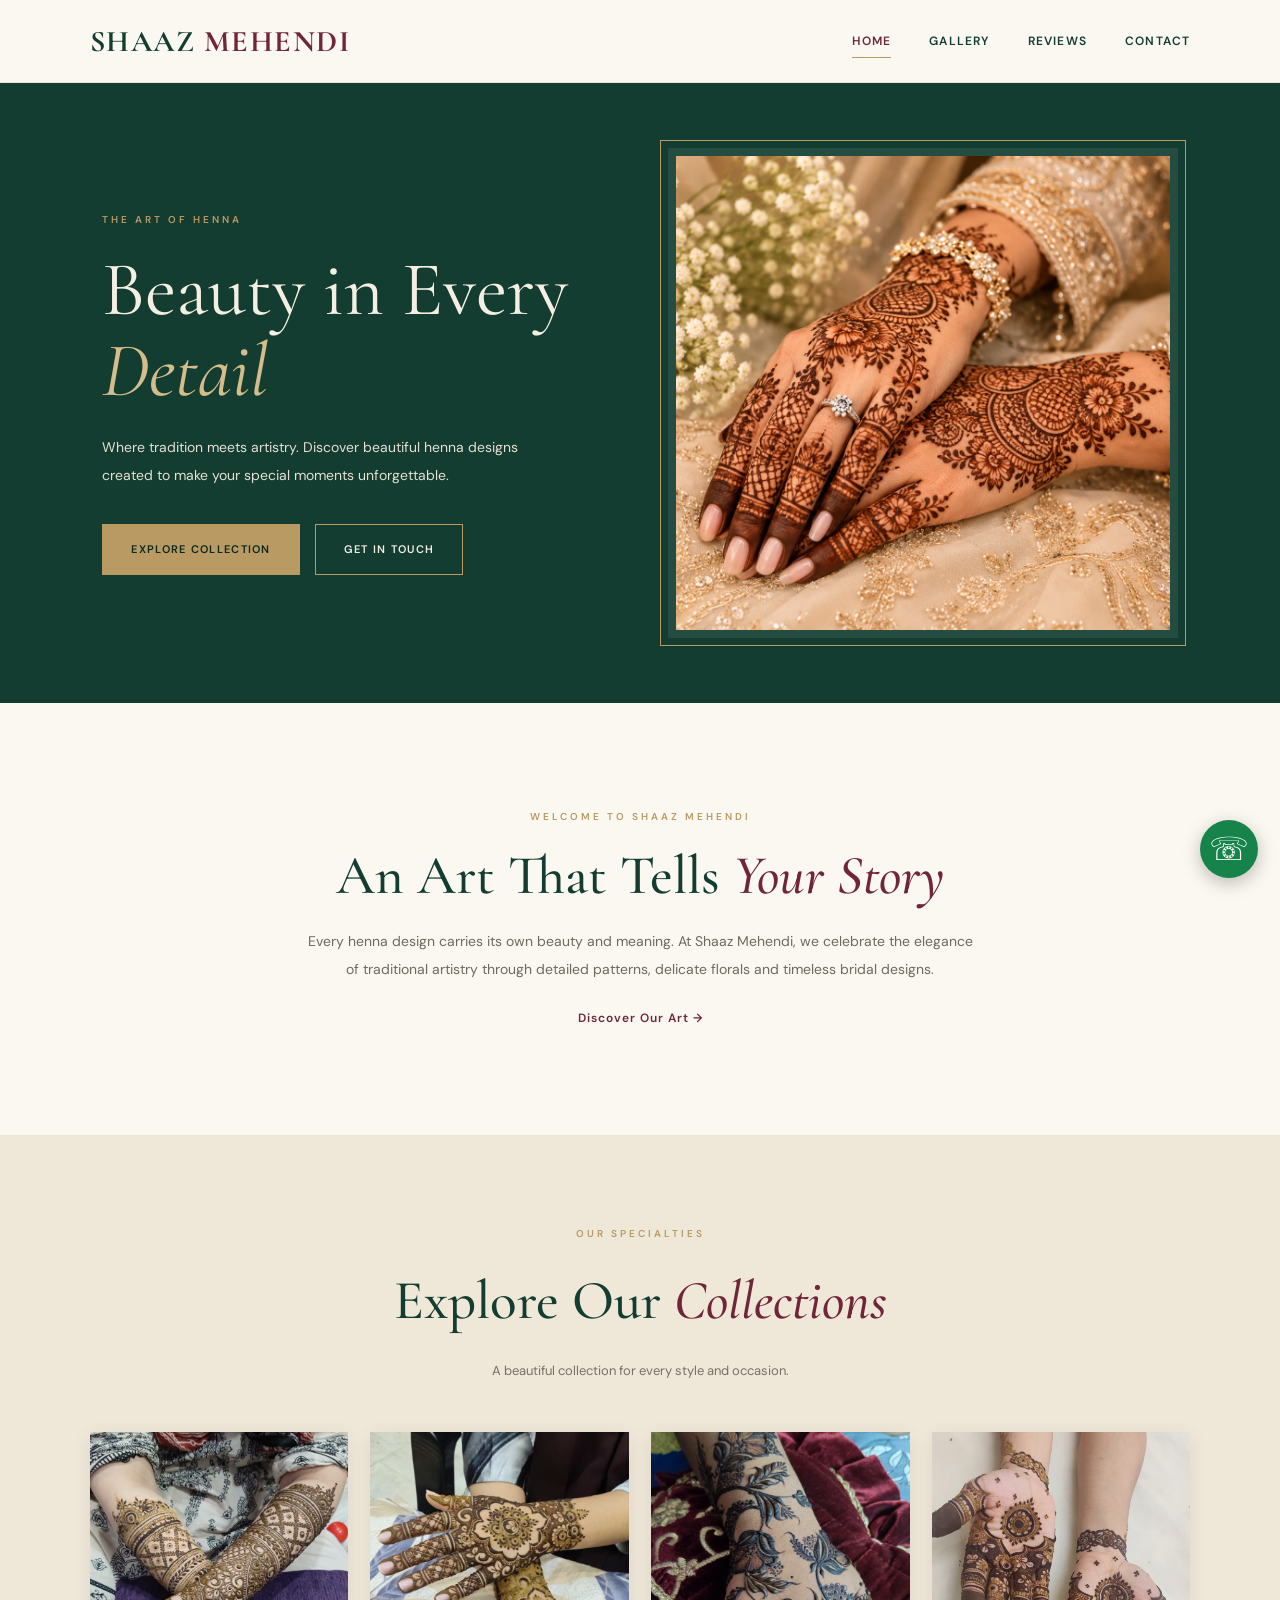
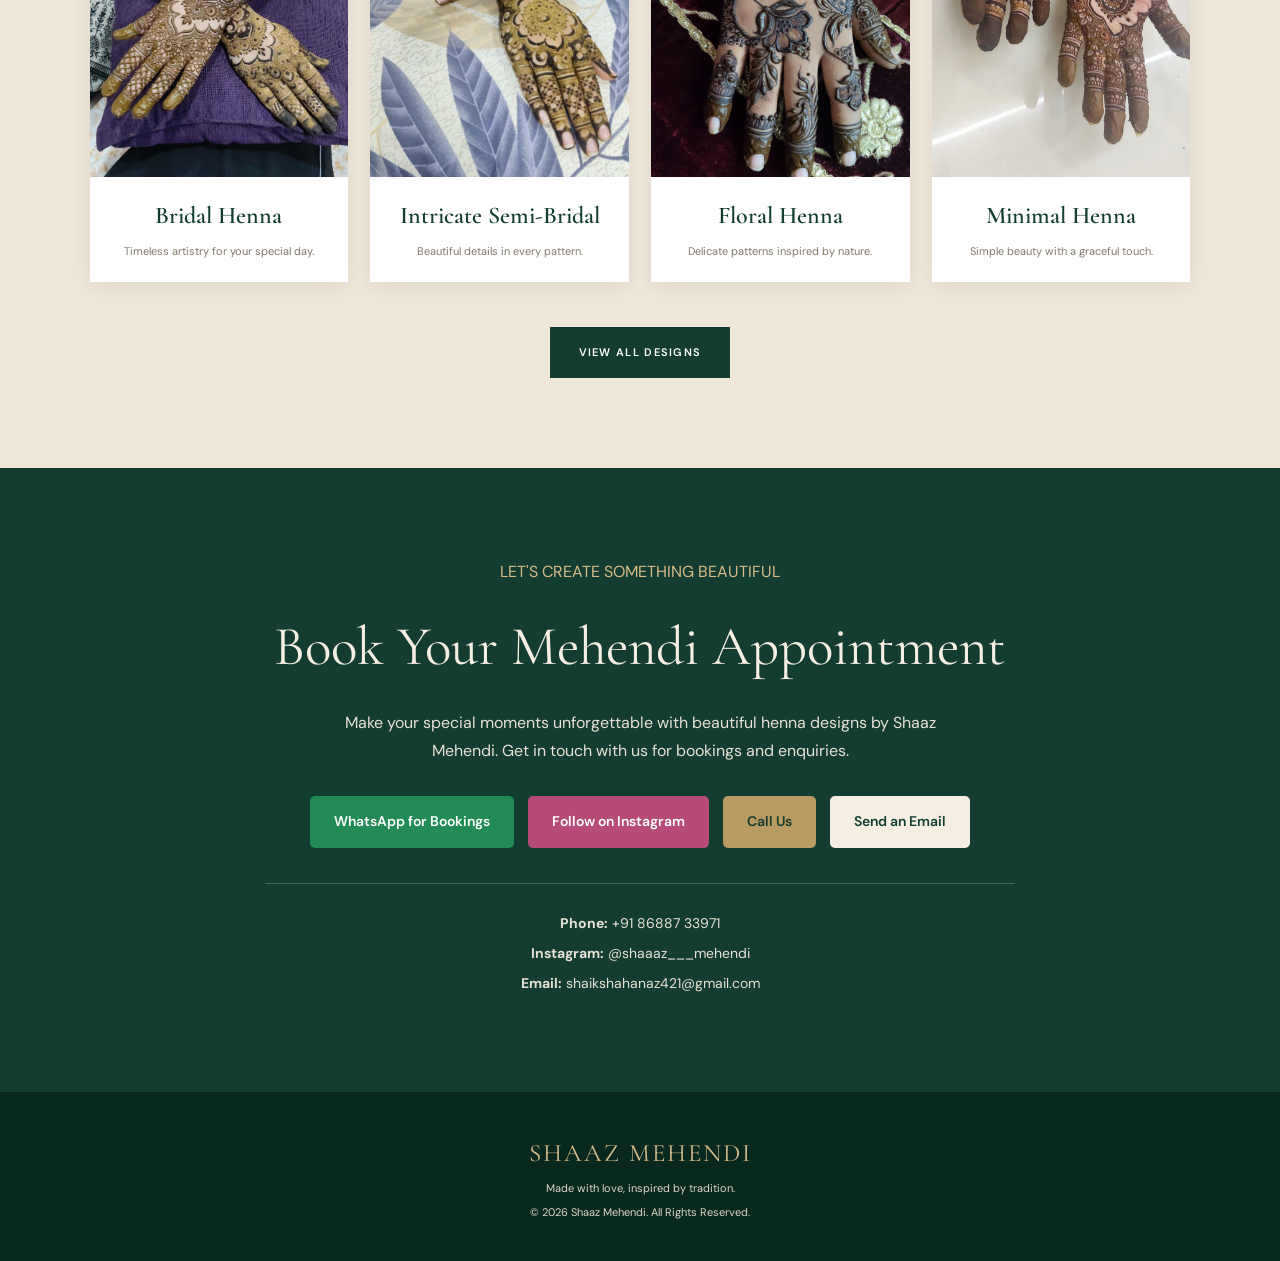
<file: index.html>
<!DOCTYPE html>
<html lang="en">
<head>

    <meta charset="UTF-8">
    <meta name="viewport" content="width=device-width, initial-scale=1.0">
    <meta name="theme-color" content="#123D30">
    <meta name="robots" content="noindex, nofollow, noimageindex">

    <title>Shaaz Mehendi | The Art of Henna</title>

    <meta name="description" content="Discover elegant bridal, semi-bridal, floral and minimal henna artistry by Shaaz Mehendi.">

    <link rel="preconnect" href="https://fonts.googleapis.com">
    <link rel="preconnect" href="https://fonts.gstatic.com" crossorigin>

    <link href="https://fonts.googleapis.com/css2?family=Cormorant+Garamond:wght@400;500;600;700&family=DM+Sans:wght@400;500;600;700&display=swap" rel="stylesheet">

    <link rel="stylesheet" href="css/style.css">
</head>

<body>

<!-- HEADER -->
<header class="site-header">
    <nav class="navbar">

        <a href="index.html" class="logo">
            SHAAZ <span>MEHENDI</span>
        </a>

        <div class="nav-links" id="main-navigation">
            <a href="index.html" class="active">Home</a>
            <a href="gallery.html">Gallery</a>
            <a href="reviews.html">Reviews</a>
            <a href="#contact">Contact</a>
        </div>

        <button class="menu-toggle"
                aria-label="Toggle navigation"
                aria-expanded="false"
                aria-controls="main-navigation">
            ☰
        </button>

    </nav>
</header>

<main>

    <!-- HERO SECTION -->
    <section class="hero">

        <div class="hero-content">

            <p class="eyebrow">THE ART OF HENNA</p>

            <h1>
                Beauty in Every
                <em>Detail</em>
            </h1>

            <p>
                Where tradition meets artistry.
                Discover beautiful henna designs created
                to make your special moments unforgettable.
            </p>

            <div class="hero-buttons">

                <a href="gallery.html" class="btn btn-primary">
                    Explore Collection
                </a>

                <a href="#contact" class="btn btn-secondary">
                    Get in Touch
                </a>

            </div>

        </div>

        <div class="hero-image">

            <img src="images/hero/hero.jpg"
                 alt="Elegant henna artwork by Shaaz Mehendi">

        </div>

    </section>


    <!-- INTRODUCTION -->
    <section class="intro-section">

        <p class="eyebrow">WELCOME TO SHAAZ MEHENDI</p>

        <h2>
            An Art That Tells
            <em>Your Story</em>
        </h2>

        <p>
            Every henna design carries its own beauty and meaning.
            At Shaaz Mehendi, we celebrate the elegance of traditional
            artistry through detailed patterns, delicate florals
            and timeless bridal designs.
        </p>

        <a href="gallery.html" class="text-link">
            Discover Our Art →
        </a>

    </section>


    <!-- FEATURED COLLECTIONS -->
    <section class="featured-section">

        <div class="section-heading">

            <p class="eyebrow">OUR SPECIALTIES</p>

            <h2>
                Explore Our
                <em>Collections</em>
            </h2>

            <p>
                A beautiful collection for every style and occasion.
            </p>

        </div>

        <div class="featured-grid">

            <a href="bridal.html" class="featured-card">

                <img src="images/bridal/bridal-01.jpg"
                     alt="Bridal henna design">

                <div class="featured-card-content">
                    <h3>Bridal Henna</h3>
                    <p>Timeless artistry for your special day.</p>
                </div>

            </a>

            <a href="semi-bridal.html" class="featured-card">

                <img src="images/semi-bridal/semi-bridal-01.jpg"
                     alt="Intricate semi-bridal henna design">

                <div class="featured-card-content">
                    <h3>Intricate Semi-Bridal</h3>
                    <p>Beautiful details in every pattern.</p>
                </div>

            </a>

            <a href="floral.html" class="featured-card">

                <img src="images/floral/floral-01.jpg"
                     alt="Floral henna design">

                <div class="featured-card-content">
                    <h3>Floral Henna</h3>
                    <p>Delicate patterns inspired by nature.</p>
                </div>

            </a>

            <a href="minimal.html" class="featured-card">

                <img src="images/minimal/minimal-01.jpg"
                     alt="Minimal henna design">

                <div class="featured-card-content">
                    <h3>Minimal Henna</h3>
                    <p>Simple beauty with a graceful touch.</p>
                </div>

            </a>

        </div>

        <div class="section-button">
            <a href="gallery.html" class="btn btn-primary">
                View All Designs
            </a>
        </div>

    </section>


    <!-- CONTACT & BOOKING SECTION -->
    <section class="contact-section" id="contact">

        <div class="contact-content">

            <p class="section-label">
                LET'S CREATE SOMETHING BEAUTIFUL
            </p>

            <h2>Book Your Mehendi Appointment</h2>

            <p class="contact-description">
                Make your special moments unforgettable with
                beautiful henna designs by Shaaz Mehendi.
                Get in touch with us for bookings and enquiries.
            </p>

            <div class="contact-buttons">

                <a href="https://wa.me/918688733971?text=Hello%20Shaaz%20Mehendi%2C%20I%20would%20like%20to%20enquire%20about%20a%20booking."
                   target="_blank"
                   rel="noopener noreferrer"
                   class="contact-btn whatsapp-btn">
                    WhatsApp for Bookings
                </a>

                <a href="https://www.instagram.com/shaaaz___mehendi/"
                   target="_blank"
                   rel="noopener noreferrer"
                   class="contact-btn instagram-btn">
                    Follow on Instagram
                </a>

                <a href="tel:+918688733971"
                   class="contact-btn call-btn">
                    Call Us
                </a>

                <a href="mailto:shaikshahanaz421@gmail.com"
                   class="contact-btn email-btn">
                    Send an Email
                </a>

            </div>

            <div class="contact-details">

                <p><strong>Phone:</strong> +91 86887 33971</p>

                <p><strong>Instagram:</strong> @shaaaz___mehendi</p>

                <p><strong>Email:</strong> shaikshahanaz421@gmail.com</p>

            </div>

        </div>

    </section>

</main>


<!-- FOOTER -->
<footer class="site-footer">

    <p>SHAAZ MEHENDI</p>

    <p>Made with love, inspired by tradition.</p>

    <p>
        &copy; <span class="footer-year"></span>
        Shaaz Mehendi. All Rights Reserved.
    </p>

</footer>


<!-- JAVASCRIPT -->
<script src="js/script.js"></script>

<a
    href="https://wa.me/918688733971?text=Hello%20Shaaz%20Mehendi%2C%20I%20would%20like%20to%20enquire%20about%20a%20booking."
    class="floating-whatsapp"
    target="_blank"
    rel="noopener noreferrer"
    aria-label="Book through WhatsApp"
>
    <span>☏</span>
</a>

</body>
</html>
</file>
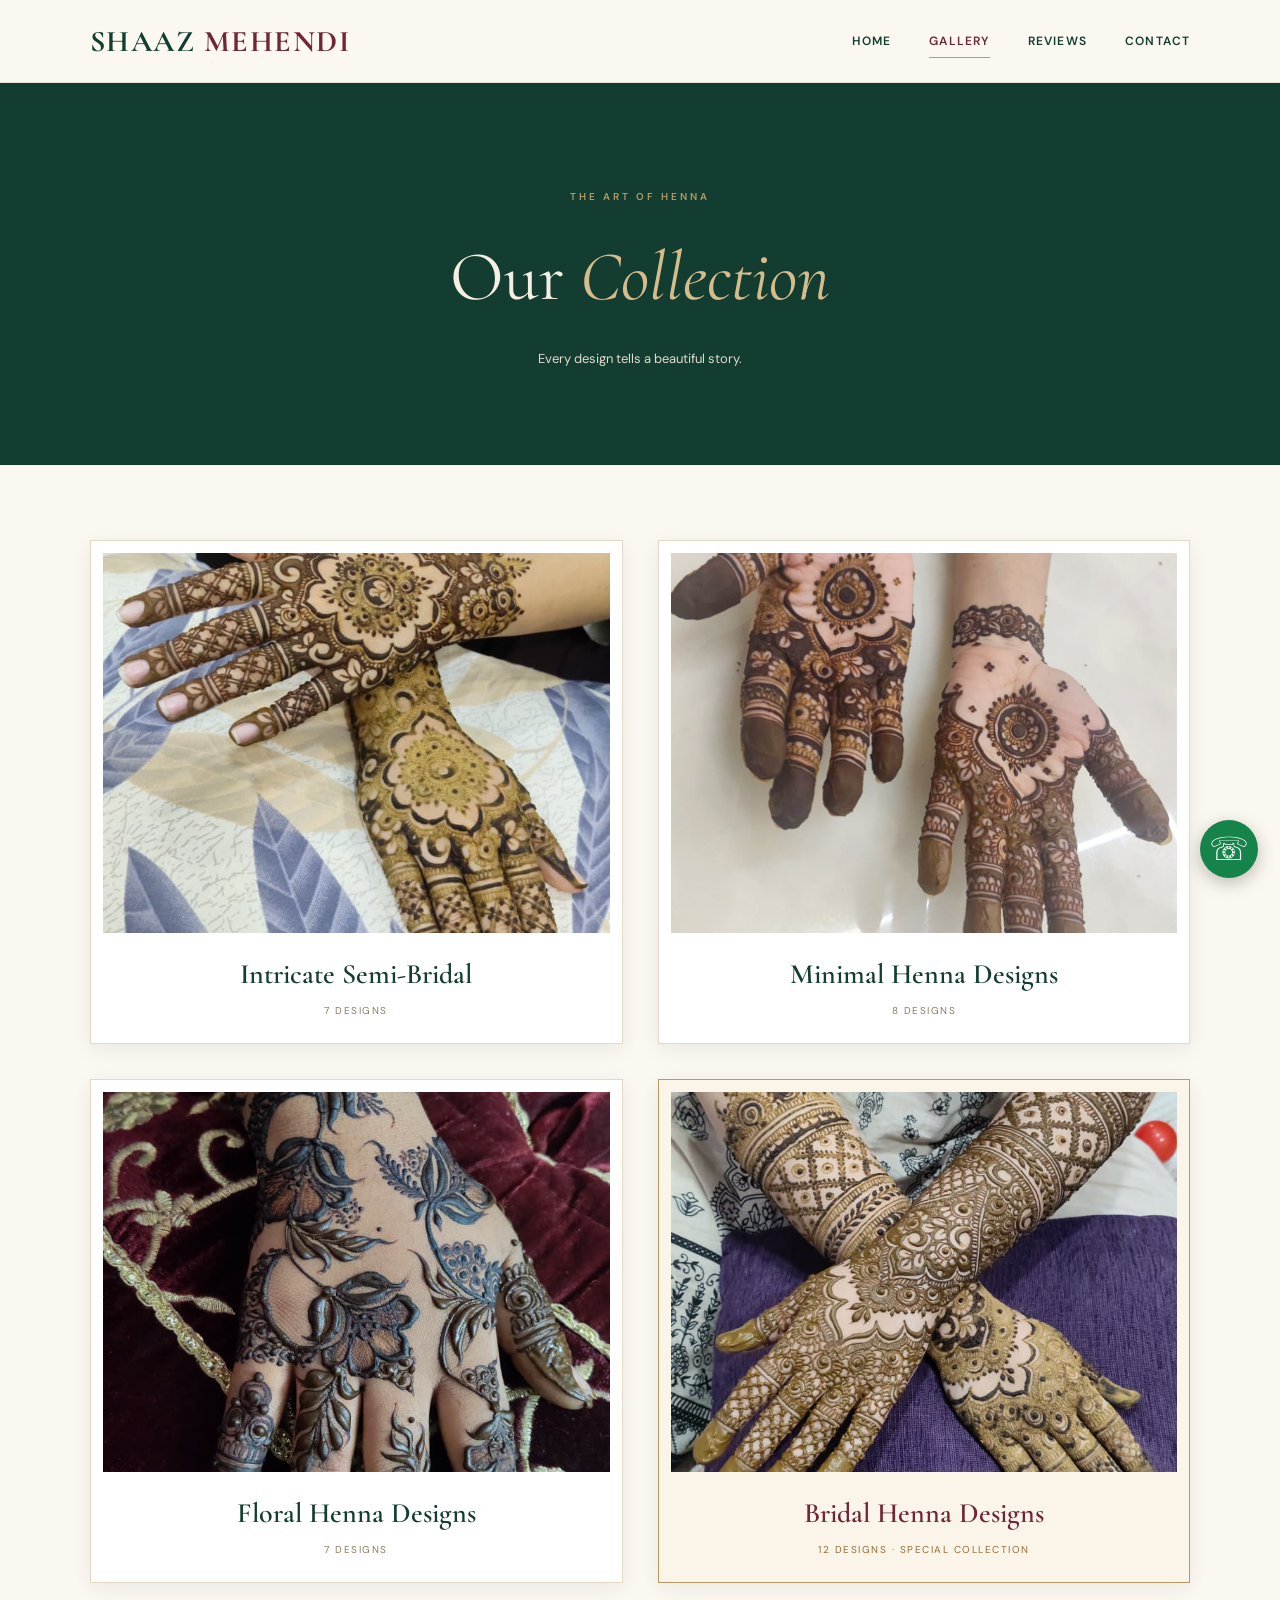
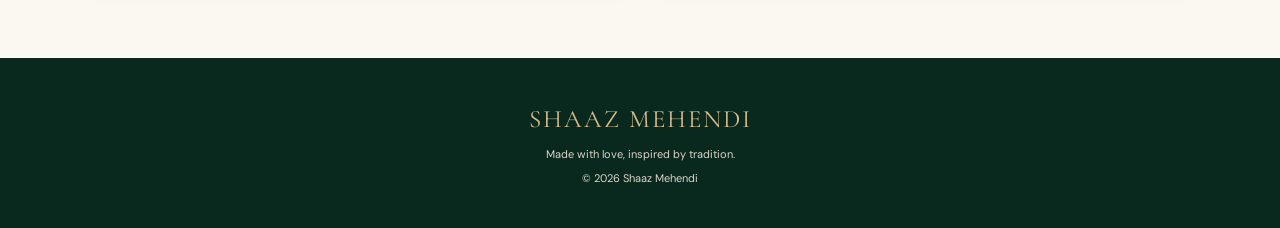
<file: gallery.html>
<!DOCTYPE html>
<html lang="en">
<head>
    <meta charset="UTF-8">
    <meta name="viewport" content="width=device-width, initial-scale=1.0">
    <meta name="theme-color" content="#123D30">
    <meta name="robots" content="noindex, nofollow, noimageindex">
    <title>Our Henna Collection | Shaaz Mehendi</title>
    <link rel="stylesheet" href="css/style.css">
</head>
<body>

<header class="site-header">
    <nav class="navbar">
        <a href="index.html" class="logo">SHAAZ <span>MEHENDI</span></a>

        <div class="nav-links" id="main-navigation">
            <a href="index.html">Home</a>
            <a href="gallery.html" class="active">Gallery</a>
            <a href="reviews.html">Reviews</a>
            <a href="index.html#contact">Contact</a>
        </div>

        <button class="menu-toggle"
                aria-label="Toggle navigation"
                aria-expanded="false"
                aria-controls="main-navigation">☰</button>
    </nav>
</header>

<main>

    <section class="gallery-hero">
        <p class="eyebrow">THE ART OF HENNA</p>
        <h1>Our <em>Collection</em></h1>
        <p>Every design tells a beautiful story.</p>
    </section>

    <section class="gallery-collection">

        <div class="category-menu">

            <a href="semi-bridal.html" class="category-card">
                <img src="images/semi-bridal/semi-bridal-01.jpg"
                     alt="Semi-Bridal Henna Design">
                <span>Intricate Semi-Bridal</span>
                <small>7 Designs</small>
            </a>

            <a href="minimal.html" class="category-card">
                <img src="images/minimal/minimal-01.jpg"
                     alt="Minimal Henna Design">
                <span>Minimal Henna Designs</span>
                <small>8 Designs</small>
            </a>

            <a href="floral.html" class="category-card">
                <img src="images/floral/floral-01.jpg"
                     alt="Floral Henna Design">
                <span>Floral Henna Designs</span>
                <small>7 Designs</small>
            </a>

            <a href="bridal.html" class="category-card bridal-card">
                <img src="images/bridal/bridal-01.jpg"
                     alt="Bridal Henna Design">
                <span>Bridal Henna Designs</span>
                <small>12 Designs · Special Collection</small>
            </a>

        </div>

    </section>

</main>

<footer class="site-footer">
    <p>SHAAZ MEHENDI</p>
    <p>Made with love, inspired by tradition.</p>
    <p>&copy; <span class="footer-year"></span> Shaaz Mehendi</p>
</footer>

<script src="js/script.js"></script>

<a
    href="https://wa.me/918688733971?text=Hello%20Shaaz%20Mehendi%2C%20I%20would%20like%20to%20enquire%20about%20a%20booking."
    class="floating-whatsapp"
    target="_blank"
    rel="noopener noreferrer"
    aria-label="Book through WhatsApp"
>
    <span>☏</span>
</a>

</body>
</html>
</file>
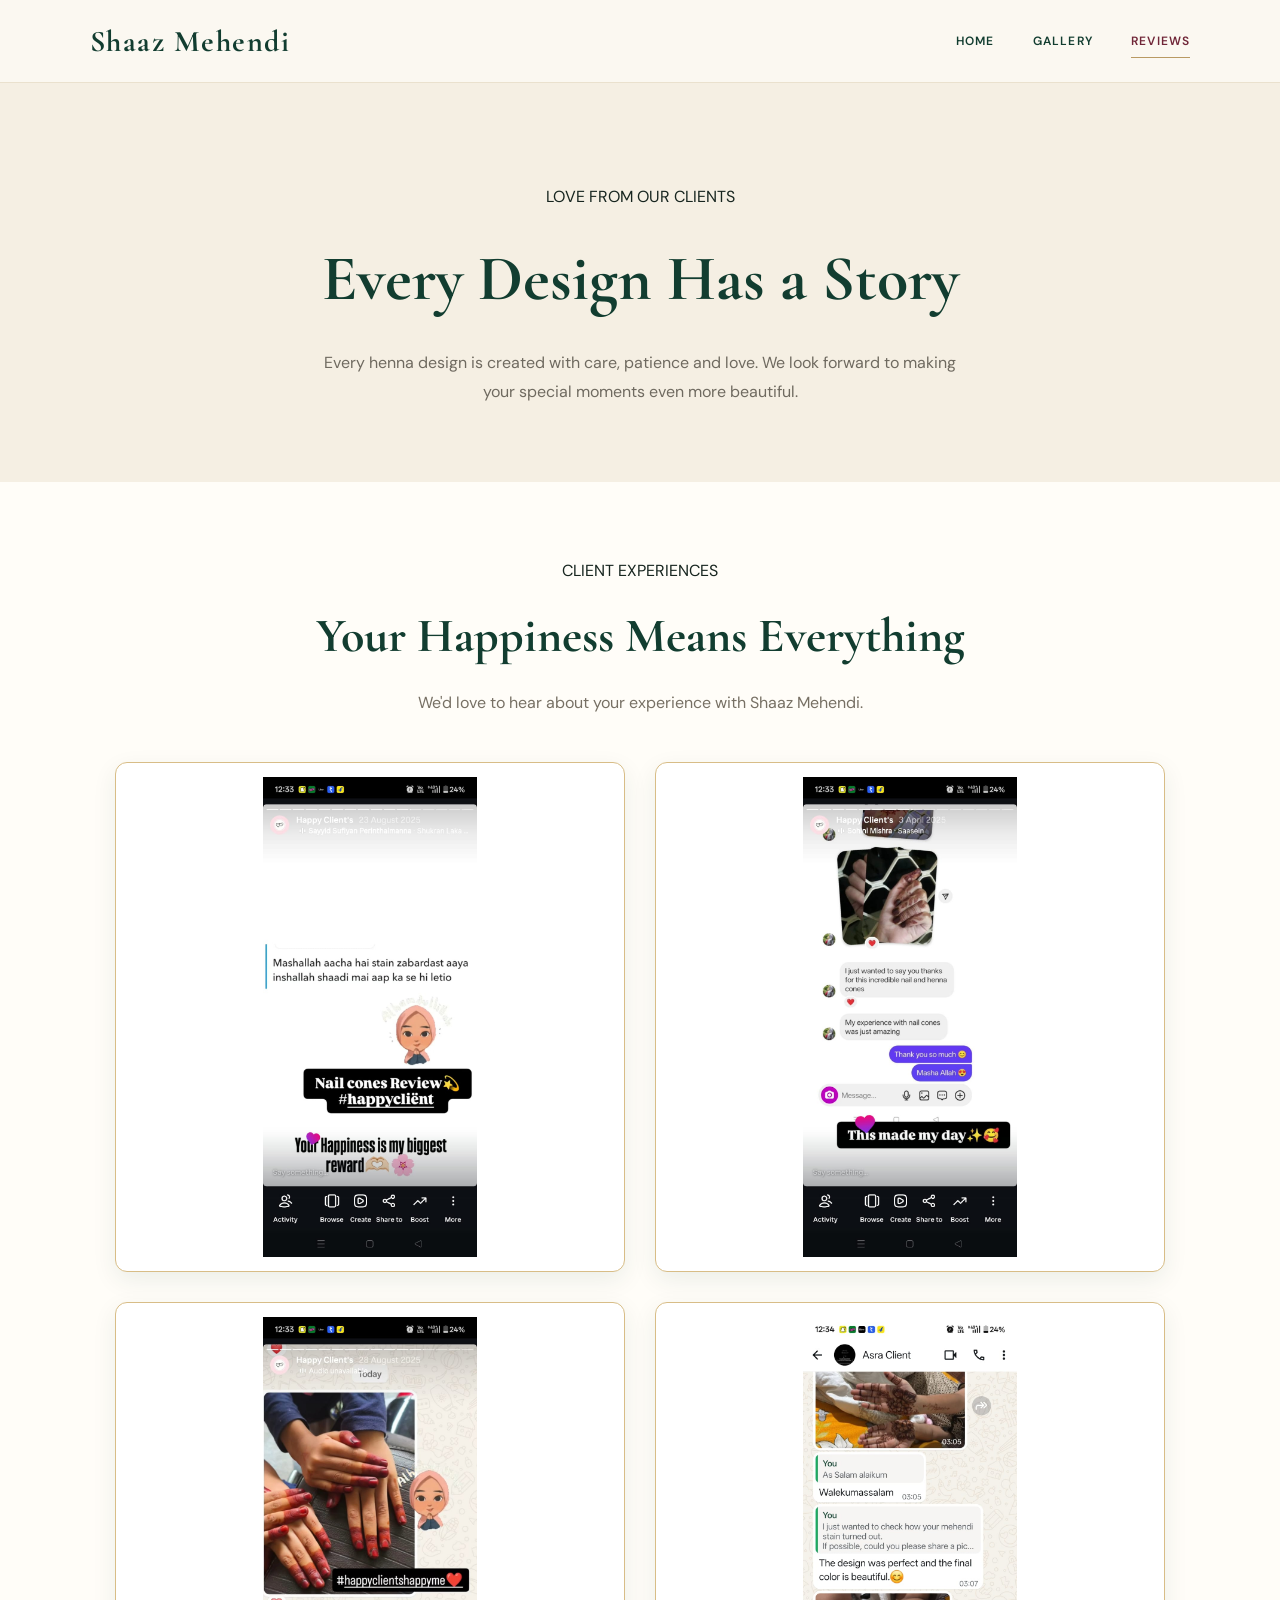
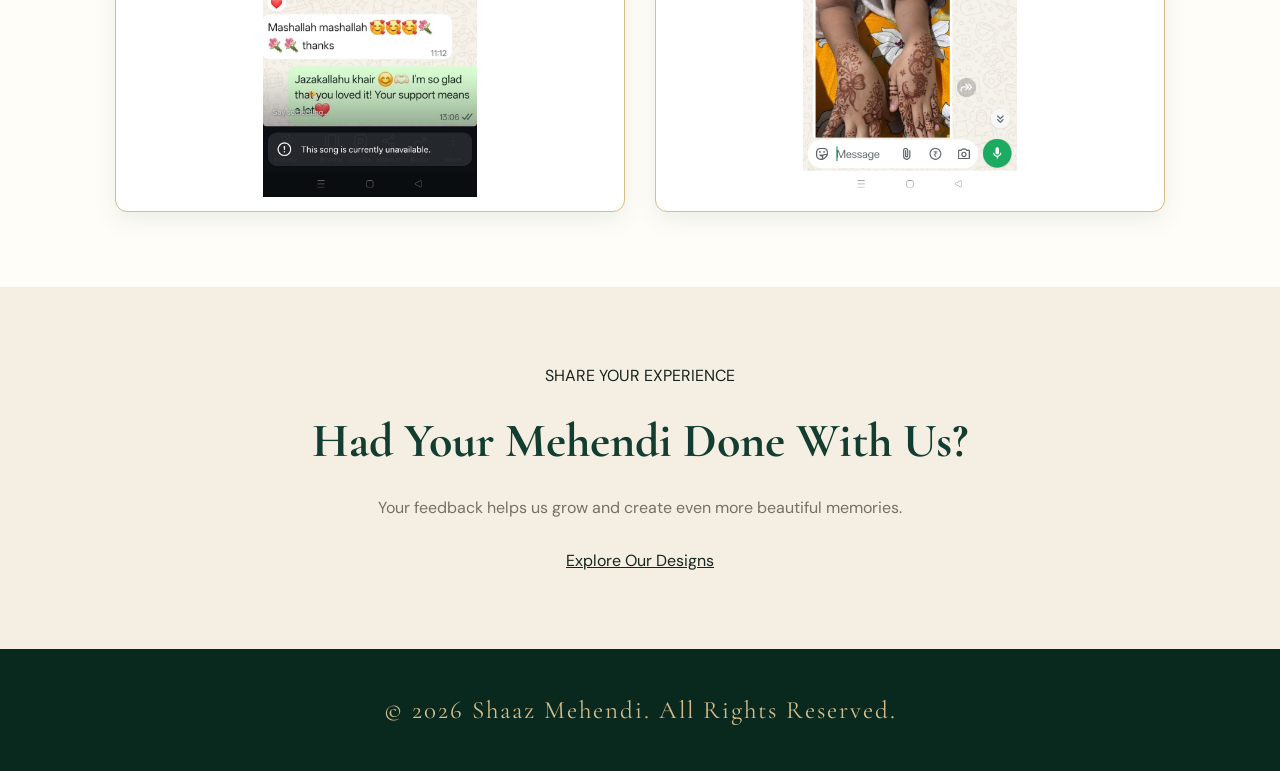
<file: reviews.html>
<!DOCTYPE html>
<html lang="en">
<head>
    <meta charset="UTF-8">
    <meta name="viewport" content="width=device-width, initial-scale=1.0">
    <meta name="theme-color" content="#123D30">
    <meta name="robots" content="noindex, nofollow, noimageindex">

    <title>Client Reviews | Shaaz Mehendi</title>

    <meta name="description" content="Discover what clients love about Shaaz Mehendi and their henna experience.">

    <link rel="stylesheet" href="css/style.css">
</head>

<body>

    <header class="site-header">
        <nav class="navbar">
            <a href="index.html" class="logo">Shaaz Mehendi</a>

            <button class="menu-toggle" aria-label="Toggle navigation" aria-expanded="false">
                ☰
            </button>

            <div class="nav-links">
                <a href="index.html">Home</a>
                <a href="gallery.html">Gallery</a>
                <a href="reviews.html" class="active">Reviews</a>
            </div>
        </nav>
    </header>

    <main>

        <section class="reviews-hero">
            <p class="section-label">LOVE FROM OUR CLIENTS</p>

            <h1>Every Design Has a Story</h1>

            <p>
                Every henna design is created with care, patience
                and love. We look forward to making your special
                moments even more beautiful.
            </p>
        </section>

        <section class="reviews-section">

            <div class="reviews-heading">
                <p class="section-label">CLIENT EXPERIENCES</p>
                <h2>Your Happiness Means Everything</h2>
                <p>
                    We'd love to hear about your experience with
                    Shaaz Mehendi.
                </p>
            </div>

            
<div class="reviews-grid">

    <div class="review-card">
        <img src="images/reviews/review-01.jpg" alt="Customer review 1">
    </div>

    <div class="review-card">
        <img src="images/reviews/review-02.jpg" alt="Customer review 2">
    </div>

    <div class="review-card">
        <img src="images/reviews/review-03.jpg" alt="Customer review 3">
    </div>

    <div class="review-card">
        <img src="images/reviews/review-04.jpg" alt="Customer review 4">
    </div>

</div>


        </section>

        <section class="review-invitation">
            <p class="section-label">SHARE YOUR EXPERIENCE</p>
            <h2>Had Your Mehendi Done With Us?</h2>
            <p>
                Your feedback helps us grow and create even
                more beautiful memories.
            </p>

            <a href="gallery.html" class="primary-button">
                Explore Our Designs
            </a>
        </section>

    </main>

    <footer class="site-footer">
        <p>© <span class="footer-year"></span> Shaaz Mehendi. All Rights Reserved.</p>
    </footer>

    <script src="js/script.js"></script>

</body>
</html>
</file>
<file: css/style.css>
/* =========================================
   SHAAZ MEHENDI
   Complete Website Stylesheet
========================================= */

/* GOOGLE FONTS */
@import url('https://fonts.googleapis.com/css2?family=Cormorant+Garamond:wght@400;500;600;700&family=DM+Sans:wght@400;500;600;700&display=swap');


/* =========================================
   1. ROOT VARIABLES
========================================= */

:root {
    --green: #123D30;
    --green-light: #1C4D3D;
    --green-dark: #09291F;

    --maroon: #702638;
    --cream: #F5EFE3;
    --cream-light: #FBF8F1;

    --gold: #B99A63;
    --gold-light: #D5BC8B;

    --dark: #17251F;
    --white: #FFFFFF;

    --heading: 'Cormorant Garamond', serif;
    --body: 'DM Sans', sans-serif;
}


/* =========================================
   2. GLOBAL RESET
========================================= */

* {
    margin: 0;
    padding: 0;
    box-sizing: border-box;
}

html {
    scroll-behavior: smooth;
    scroll-padding-top: 90px;
}

body {
    font-family: var(--body);
    background: var(--cream-light);
    color: var(--dark);
    line-height: 1.7;
    overflow-x: hidden;
}

img {
    max-width: 100%;
}

a {
    color: inherit;
}

button {
    font-family: inherit;
}

::selection {
    background: var(--green);
    color: white;
}


/* =========================================
   3. HEADER AND NAVIGATION
========================================= */

.site-header {
    width: 100%;
    background: var(--cream-light);
    border-bottom: 1px solid rgba(185, 154, 99, 0.25);
    position: sticky;
    top: 0;
    z-index: 1000;
}

.navbar {
    max-width: 1400px;
    min-height: 82px;
    margin: auto;
    padding: 0 7%;

    display: flex;
    justify-content: space-between;
    align-items: center;
}

.logo {
    font-family: var(--heading);
    font-size: 30px;
    font-weight: 700;
    color: var(--green);
    text-decoration: none;
    letter-spacing: 1.5px;
}

.logo span {
    color: var(--maroon);
}

.nav-links {
    display: flex;
    align-items: center;
    gap: 38px;
}

.nav-links a {
    position: relative;
    text-decoration: none;
    color: var(--green);
    font-size: 12px;
    font-weight: 600;
    letter-spacing: 1.2px;
    text-transform: uppercase;
    transition: color 0.3s ease;
}

.nav-links a::after {
    content: "";
    position: absolute;
    width: 0;
    height: 1px;
    bottom: -7px;
    left: 0;
    background: var(--gold);
    transition: width 0.3s ease;
}

.nav-links a:hover,
.nav-links a.active {
    color: var(--maroon);
}

.nav-links a:hover::after,
.nav-links a.active::after {
    width: 100%;
}

.menu-toggle {
    display: none;
    border: none;
    background: none;
    color: var(--green);
    font-size: 27px;
    cursor: pointer;
}

/* =================================
   PREMIUM MOBILE NAVIGATION
================================= */

@media (max-width: 768px) {

    .navbar {
        min-height: 72px;
        padding: 0 5%;
        position: relative;
    }

    .logo {
        font-size: 26px;
        position: relative;
        z-index: 1002;
    }

    .menu-toggle {
        display: flex;
        align-items: center;
        justify-content: center;
        width: 42px;
        height: 42px;
        font-size: 28px;
        position: relative;
        z-index: 1002;
    }

    .nav-links {
        position: absolute;
        top: 100%;
        left: 0;
        width: 100%;

        background: var(--cream-light);
        display: flex;
        flex-direction: column;
        align-items: center;
        gap: 0;

        padding: 0;
        max-height: 0;
        overflow: hidden;
        opacity: 0;
        visibility: hidden;

        border-bottom: 1px solid transparent;
        box-shadow: 0 12px 20px rgba(0, 0, 0, 0.06);

        transition:
            max-height 0.4s ease,
            opacity 0.3s ease,
            padding 0.3s ease,
            visibility 0.3s ease;
    }

    .nav-links.active {
        max-height: 400px;
        padding: 15px 0;
        opacity: 1;
        visibility: visible;
        border-bottom-color: rgba(185, 154, 99, 0.3);
    }

    .nav-links a {
        width: 100%;
        text-align: center;
        padding: 16px 0;
        font-size: 13px;
    }

    .nav-links a::after {
        display: none;
    }

    .nav-links a:hover,
    .nav-links a.active {
        background: rgba(185, 154, 99, 0.09);
    }
}


/* =========================================
   4. BUTTONS
========================================= */

.btn {
    display: inline-block;
    padding: 15px 28px;
    text-decoration: none;
    font-size: 11px;
    font-weight: 600;
    letter-spacing: 1.3px;
    text-transform: uppercase;
    transition: all 0.3s ease;
}

.btn-primary {
    background: var(--green);
    color: white;
    border: 1px solid var(--green);
}

.btn-primary:hover {
    background: var(--maroon);
    border-color: var(--maroon);
    transform: translateY(-3px);
}

.btn-secondary {
    border: 1px solid var(--gold);
    color: var(--green);
    background: transparent;
}

.btn-secondary:hover {
    background: var(--gold);
    color: white;
}

.text-link {
    display: inline-block;
    margin-top: 25px;
    color: var(--maroon);
    text-decoration: none;
    font-size: 12px;
    font-weight: 600;
    letter-spacing: 1px;
}


/* =========================================
   5. HOMEPAGE HERO
========================================= */

.hero {
    min-height: 620px;
    background: var(--green);

    display: grid;
    grid-template-columns: 1fr 1fr;
    align-items: center;

    padding: 65px 8%;
    gap: 55px;
}

.hero-content {
    color: var(--cream);
    max-width: 600px;
}

.eyebrow {
    color: var(--gold);
    font-size: 10px;
    font-weight: 600;
    letter-spacing: 3px;
    text-transform: uppercase;
}

.hero-content h1 {
    font-family: var(--heading);
    font-size: clamp(52px, 6vw, 82px);
    font-weight: 400;
    line-height: 1.05;
    margin: 22px 0;
}

.hero-content h1 em {
    color: var(--gold-light);
    font-weight: 400;
}

.hero-content > p:not(.eyebrow) {
    max-width: 450px;
    color: #E4E0D4;
    font-size: 14px;
    line-height: 2;
}

.hero-buttons {
    display: flex;
    flex-wrap: wrap;
    gap: 15px;
    margin-top: 35px;
}

.hero .btn-primary {
    background: var(--gold);
    border-color: var(--gold);
    color: var(--green-dark);
}

.hero .btn-primary:hover {
    background: var(--cream);
    border-color: var(--cream);
}

.hero .btn-secondary {
    color: var(--cream);
    border-color: var(--gold);
}

.hero .btn-secondary:hover {
    background: var(--gold);
    color: var(--green-dark);
}

.hero-image {
    width: 100%;
    height: 490px;
    overflow: hidden;
    border: 8px solid rgba(255, 255, 255, 0.08);
    outline: 1px solid var(--gold);
    outline-offset: 7px;
}

.hero-image img {
    display: block;
    width: 100%;
    height: 100%;
    object-fit: cover;
    object-position: center;
}


/* =========================================
   6. INTRODUCTION
========================================= */

.intro-section {
    max-width: 900px;
    margin: auto;
    padding: 105px 25px;
    text-align: center;
}

.intro-section h2 {
    font-family: var(--heading);
    font-size: clamp(38px, 5vw, 55px);
    font-weight: 500;
    line-height: 1.2;
    color: var(--green);
    margin: 18px 0;
}

.intro-section h2 em {
    color: var(--maroon);
}

.intro-section > p:not(.eyebrow) {
    max-width: 680px;
    margin: 0 auto;
    color: #6B6B60;
    font-size: 14px;
    line-height: 2;
}


/* =========================================
   7. FEATURED COLLECTIONS
========================================= */

.featured-section {
    padding: 90px 7%;
    background: #EFE7D8;
}

.section-heading {
    text-align: center;
    margin-bottom: 50px;
}

.section-heading h2 {
    font-family: var(--heading);
    font-size: clamp(38px, 5vw, 55px);
    font-weight: 500;
    color: var(--green);
    margin: 12px 0;
}

.section-heading h2 em {
    color: var(--maroon);
}

.section-heading > p:last-child {
    color: #777166;
    font-size: 13px;
}

.featured-grid {
    max-width: 1250px;
    margin: auto;

    display: grid;
    grid-template-columns: repeat(4, minmax(0, 1fr));
    gap: 22px;
}

.featured-card {
    position: relative;
    display: block;
    background: white;
    overflow: hidden;
    text-decoration: none;
    box-shadow: 0 5px 20px rgba(20, 30, 20, 0.08);
    transition: transform 0.3s ease, box-shadow 0.3s ease;
}

.featured-card:hover {
    transform: translateY(-7px);
    box-shadow: 0 12px 28px rgba(20, 30, 20, 0.15);
}

.featured-card img {
    display: block;
    width: 100%;
    aspect-ratio: 3 / 4;
    object-fit: cover;
    transition: transform 0.5s ease;
}

.featured-card:hover img {
    transform: scale(1.04);
}

.featured-card-content {
    padding: 19px 15px 22px;
    text-align: center;
}

.featured-card-content h3 {
    font-family: var(--heading);
    font-size: 24px;
    color: var(--green);
    font-weight: 600;
}

.featured-card-content p {
    font-size: 11px;
    color: #81786B;
    margin-top: 5px;
}

.section-button {
    text-align: center;
    margin-top: 45px;
}


/* =========================================
   8. CONTACT SECTION
========================================= */

.contact-section {
    background: var(--green);
    color: var(--cream);
    text-align: center;
    padding: 100px 20px;
}

.contact-section h2 {
    font-family: var(--heading);
    font-size: clamp(38px, 5vw, 58px);
    font-weight: 400;
    margin: 15px 0;
}

.contact-section h2 em {
    color: var(--gold-light);
}

.contact-section > p:not(.eyebrow) {
    max-width: 600px;
    margin: 0 auto 30px;
    color: #E1DCCF;
    font-size: 13px;
    line-height: 2;
}

.contact-section .btn {
    background: var(--gold);
    border-color: var(--gold);
    color: var(--green-dark);
}

.contact-section .btn:hover {
    background: var(--cream);
    border-color: var(--cream);
}


/* =========================================
   9. FOOTER
========================================= */

.site-footer {
    background: var(--green-dark);
    color: #DCD5C7;
    text-align: center;
    padding: 35px 20px;
}

.site-footer p:first-child {
    font-family: var(--heading);
    font-size: 25px;
    color: var(--gold-light);
    letter-spacing: 2px;
}

.site-footer p {
    font-size: 11px;
    margin: 5px 0;
}


/* =========================================
   10. GALLERY PAGE
========================================= */

.gallery-hero {
    background: var(--green);
    color: var(--cream);
    text-align: center;
    padding: 105px 20px 95px;
}

.gallery-hero h1 {
    font-family: var(--heading);
    font-size: clamp(48px, 6vw, 70px);
    font-weight: 400;
    margin: 12px 0;
}

.gallery-hero h1 em {
    color: var(--gold-light);
}

.gallery-hero > p:last-child {
    color: #E1DCCF;
    font-size: 13px;
}

.gallery-collection {
    padding: 75px 7%;
    max-width: 1450px;
    margin: auto;
}

.category-menu {
    display: grid;
    grid-template-columns: repeat(2, minmax(0, 1fr));
    gap: 35px;
}

.category-card {
    display: block;
    padding: 12px;
    background: white;
    border: 1px solid #E5D9C5;
    text-decoration: none;
    text-align: center;
    box-shadow: 0 5px 20px rgba(25, 35, 27, 0.07);
    transition: transform 0.3s ease, box-shadow 0.3s ease;
}

.category-card:hover {
    transform: translateY(-6px);
    box-shadow: 0 14px 30px rgba(25, 35, 27, 0.13);
}

.category-card img {
    display: block;
    width: 100%;
    aspect-ratio: 4 / 3;
    object-fit: cover;
    object-position: center;
}

.category-card span {
    display: block;
    margin-top: 18px;
    font-family: var(--heading);
    font-size: 28px;
    font-weight: 600;
    color: var(--green);
}

.category-card small {
    display: block;
    margin: 3px 0 12px;
    color: #8B7B61;
    font-size: 10px;
    letter-spacing: 1.5px;
    text-transform: uppercase;
}

.bridal-card {
    border: 1px solid var(--gold);
    background: #FBF5E9;
}

.bridal-card span {
    color: var(--maroon);
}

.bridal-card small {
    color: #946D36;
}


/* =========================================
   11. OLD SINGLE-PAGE GALLERY SUPPORT
========================================= */

.gallery-view {
    max-width: 1200px;
    margin: 0 auto;
}

.back-to-categories {
    background: transparent;
    border: 1px solid var(--gold);
    color: var(--green);
    padding: 12px 20px;
    margin-bottom: 35px;
    cursor: pointer;
    font-family: var(--body);
    transition: background 0.3s ease;
}

.back-to-categories:hover {
    background: #EEE4D3;
}

.gallery-category {
    margin-bottom: 60px;
}

.gallery-category h2 {
    font-family: var(--heading);
    font-size: 38px;
    color: var(--green);
    margin-bottom: 25px;
}

.photo-grid {
    display: grid;
    grid-template-columns: repeat(3, minmax(0, 1fr));
    gap: 22px;
}

.photo-grid img {
    display: block;
    width: 100%;
    aspect-ratio: 3 / 4;
    height: auto;
    object-fit: cover;
    border: 5px solid #FFFDF8;
    outline: 1px solid #E3D7C3;
    border-radius: 4px;
    box-shadow: 0 5px 18px rgba(25, 35, 27, 0.10);
    cursor: pointer;
    transition: transform 0.3s ease, box-shadow 0.3s ease;
}

.photo-grid img:hover {
    transform: translateY(-5px);
    box-shadow: 0 12px 25px rgba(25, 35, 27, 0.18);
}

.bridal-gallery {
    background: #F8F1E5;
    border: 1px solid var(--gold);
    padding: 30px;
}

.bridal-gallery h2 {
    color: var(--maroon);
    text-align: center;
    border-bottom: 1px solid var(--gold);
    padding-bottom: 18px;
}

.bridal-gallery .photo-grid img {
    border: 5px solid #FFF9EC;
    outline: 1px solid var(--gold);
}


/* =========================================
   12. COLLECTION PAGE INTRODUCTION
========================================= */

.collection-hero {
    background: var(--green);
    color: var(--cream);
    text-align: center;
    padding: 100px 20px 85px;
    border-bottom: 3px solid var(--gold);
}

.collection-hero h1 {
    font-family: var(--heading);
    font-size: clamp(38px, 6vw, 64px);
    font-weight: 500;
    margin: 15px 0;
}

.collection-hero > p:last-child {
    color: #E4D8C5;
    font-size: 14px;
}

.collection-shortcuts {
    display: flex;
    justify-content: center;
    align-items: center;
    flex-wrap: wrap;
    gap: 12px;
    padding: 25px 15px;
    background: #F8F3E9;
    border-bottom: 1px solid #E8DECE;
}

.collection-shortcuts a {
    color: var(--green);
    text-decoration: none;
    font-size: 12px;
    letter-spacing: 0.8px;
    padding: 10px 17px;
    border: 1px solid #D8C8AD;
    transition: 0.3s ease;
}

.collection-shortcuts a:hover {
    background: var(--green);
    color: white;
}

.collection-content {
    padding: 65px 7%;
    max-width: 1450px;
    margin: auto;
}

.collection-photo-grid {
    display: grid;
    grid-template-columns: repeat(3, minmax(0, 1fr));
    gap: 25px;
}

.collection-photo-grid img {
    display: block;
    width: 100%;
    aspect-ratio: 3 / 4;
    object-fit: cover;
    padding: 6px;
    background: #FFFDF8;
    border: 1px solid #E3D5BD;
    box-shadow: 0 6px 18px rgba(0, 0, 0, 0.08);
    cursor: pointer;
    transition: transform 0.3s ease, box-shadow 0.3s ease;
}

.collection-photo-grid img:hover {
    transform: translateY(-5px);
    box-shadow: 0 12px 25px rgba(0, 0, 0, 0.14);
}


/* =========================================
   13. OTHER COLLECTIONS
========================================= */

.other-collections-section {
    background: #F7F1E6;
    text-align: center;
    padding: 75px 20px;
}

.other-collections-section h2 {
    font-family: var(--heading);
    font-size: clamp(30px, 4vw, 42px);
    color: var(--green);
    margin: 12px 0 30px;
}

.other-collections {
    display: flex;
    flex-wrap: wrap;
    justify-content: center;
    gap: 12px;
    margin: 25px auto 35px;
    max-width: 900px;
}

.other-collection-link {
    display: inline-block;
    color: var(--green);
    text-decoration: none;
    border: 1px solid var(--gold);
    padding: 13px 20px;
    font-size: 13px;
    transition: 0.3s ease;
}

.other-collection-link:hover {
    background: var(--green);
    color: white;
}

.back-to-gallery {
    display: inline-block;
    margin-top: 15px;
    color: var(--maroon);
    text-decoration: none;
    font-size: 13px;
}


/* =========================================
   14. LIGHTBOX IMAGE PREVIEW
========================================= */

.lightbox {
    display: none;
    position: fixed;
    inset: 0;
    z-index: 9999;
    background: rgba(10, 20, 15, 0.94);
    justify-content: center;
    align-items: center;
    padding: 25px;
}

.lightbox.active {
    display: flex;
}

.lightbox img {
    max-width: 90%;
    max-height: 85vh;
    object-fit: contain;
    border: 5px solid #FFFDF8;
}

.lightbox-close {
    position: absolute;
    top: 20px;
    right: 30px;
    background: none;
    border: none;
    color: white;
    font-size: 42px;
    cursor: pointer;
}


/* =========================================
   15. TABLET RESPONSIVE
========================================= */

@media (max-width: 1000px) {

    .hero {
        gap: 35px;
        padding: 55px 6%;
    }

    .hero-image {
        height: 420px;
    }

    .featured-grid {
        grid-template-columns: repeat(2, minmax(0, 1fr));
    }

    .collection-photo-grid {
        grid-template-columns: repeat(2, minmax(0, 1fr));
        gap: 18px;
    }

    .photo-grid {
        grid-template-columns: repeat(2, minmax(0, 1fr));
    }
}


/* =========================================
   16. MOBILE RESPONSIVE
========================================= */

@media (max-width: 700px) {

    .navbar {
        min-height: 70px;
        padding: 0 20px;
    }

    .logo {
        font-size: 26px;
    }

    .menu-toggle {
        display: block;
    }

    .nav-links {
        display: none;
        position: absolute;
        top: 70px;
        left: 0;
        width: 100%;
        background: var(--cream-light);
        padding: 25px 20px 30px;
        flex-direction: column;
        align-items: center;
        gap: 23px;
        border-bottom: 1px solid var(--gold);
        box-shadow: 0 8px 15px rgba(0, 0, 0, 0.06);
    }

    .nav-links.active {
        display: flex;
    }

    .hero {
        grid-template-columns: 1fr;
        padding: 55px 22px 65px;
        gap: 40px;
    }

    .hero-content {
        text-align: center;
        margin: auto;
    }

    .hero-content h1 {
        font-size: 55px;
    }

    .hero-content > p:not(.eyebrow) {
        margin: auto;
    }

    .hero-buttons {
        justify-content: center;
    }

    .hero-image {
        height: 420px;
        max-width: 480px;
        margin: auto;
    }

    .intro-section {
        padding: 75px 22px;
    }

    .featured-section {
        padding: 70px 18px;
    }

    .featured-grid {
        grid-template-columns: repeat(2, minmax(0, 1fr));
        gap: 14px;
    }

    .featured-card-content {
        padding: 13px 8px 17px;
    }

    .featured-card-content h3 {
        font-size: 20px;
    }

    .featured-card-content p {
        font-size: 10px;
    }

    .contact-section {
        padding: 75px 20px;
    }

    .gallery-hero {
        padding: 75px 18px;
    }

    .gallery-hero h1 {
        font-size: 46px;
    }

    .gallery-collection {
        padding: 45px 16px;
    }

    .category-menu {
        grid-template-columns: repeat(2, minmax(0, 1fr));
        gap: 13px;
    }

    .category-card {
        padding: 8px;
    }

    .category-card img {
        aspect-ratio: 3 / 4;
    }

    .category-card span {
        font-size: 19px;
        line-height: 1.2;
        margin-top: 12px;
    }

    .category-card small {
        font-size: 9px;
        letter-spacing: 0.5px;
    }

    .collection-hero {
        padding: 70px 18px;
    }

    .collection-shortcuts {
        gap: 8px;
        padding: 18px 10px;
    }

    .collection-shortcuts a {
        padding: 9px 12px;
        font-size: 11px;
    }

    .collection-photo-grid {
        grid-template-columns: repeat(2, minmax(0, 1fr));
        gap: 12px;
    }

    .collection-photo-grid img {
        padding: 4px;
    }

    .collection-content {
        padding: 35px 12px;
    }

    .other-collections-section {
        padding: 55px 15px;
    }

    .other-collection-link {
        padding: 11px 13px;
        font-size: 12px;
    }

    .photo-grid {
        grid-template-columns: repeat(2, minmax(0, 1fr));
        gap: 12px;
    }

    .photo-grid img {
        border-width: 3px;
    }

    .gallery-category h2 {
        font-size: 29px;
    }

    .bridal-gallery {
        padding: 16px 10px;
    }

    .lightbox {
        padding: 12px;
    }

    .lightbox img {
        max-width: 96%;
        max-height: 80vh;
    }

    .lightbox-close {
        top: 10px;
        right: 15px;
    }
}


/* =========================================
   17. SMALL PHONES
========================================= */

@media (max-width: 380px) {

    .hero-content h1 {
        font-size: 46px;
    }

    .hero-image {
        height: 340px;
    }

    .featured-grid {
        gap: 10px;
    }

    .category-card span {
        font-size: 16px;
    }

    .btn {
        padding: 13px 18px;
        font-size: 10px;
    }
}


/* =========================================
   18. GENERAL ANIMATIONS
========================================= */

@keyframes fadeUp {
    from {
        opacity: 0;
        transform: translateY(20px);
    }

    to {
        opacity: 1;
        transform: translateY(0);
    }
}

.hero-content,
.intro-section,
.section-heading {
    animation: fadeUp 0.8s ease both;
}


/* =========================================
   END OF SHAAZ MEHENDI STYLESHEET
========================================= */

/* ==============================
   REVIEWS PAGE
============================== */

.reviews-hero {
    text-align: center;
    padding: 100px 20px 75px;
    background: var(--cream);
}

.reviews-hero h1 {
    font-family: 'Cormorant Garamond', serif;
    font-size: clamp(38px, 6vw, 64px);
    color: var(--green);
    margin: 15px 0;
}

.reviews-hero p:not(.section-label) {
    max-width: 650px;
    margin: 0 auto;
    color: #6f6a60;
    line-height: 1.8;
}

.reviews-section {
    padding: 75px 7%;
    background: #fffdf8;
}

.reviews-heading {
    text-align: center;
    margin-bottom: 45px;
}

.reviews-heading h2,
.review-invitation h2 {
    font-family: 'Cormorant Garamond', serif;
    font-size: clamp(32px, 5vw, 48px);
    color: var(--green);
    margin: 12px 0;
}

.reviews-heading p:not(.section-label),
.review-invitation p:not(.section-label) {
    color: #777064;
    line-height: 1.7;
}

.reviews-grid {
    max-width: 1050px;
    margin: 0 auto;
    display: grid;
    grid-template-columns: repeat(2, minmax(0, 1fr));
    gap: 30px;
}

.review-card {
    background: #fff;
    padding: 14px;
    border: 1px solid #d8bd87;
    border-radius: 12px;
    box-shadow: 0 8px 25px rgba(18, 61, 48, 0.08);
    overflow: hidden;
    transition: transform 0.3s ease, box-shadow 0.3s ease;
}

.review-card:hover {
    transform: translateY(-5px);
    box-shadow: 0 14px 32px rgba(18, 61, 48, 0.13);
}

.review-card img {
    display: block;
    width: 100%;
    height: auto;
    max-height: 480px;
    object-fit: contain;
    border-radius: 6px;
}

.review-invitation {
    text-align: center;
    padding: 75px 20px;
    background: var(--cream);
}

.review-invitation p:not(.section-label) {
    max-width: 550px;
    margin: 0 auto 25px;
}

/* Mobile layout */

@media (max-width: 650px) {
    .reviews-hero {
        padding: 75px 20px 55px;
    }

    .reviews-section {
        padding: 55px 6%;
    }

    .reviews-grid {
        grid-template-columns: 1fr;
        gap: 22px;
    }

    .review-card {
        padding: 10px;
    }

    .review-invitation {
        padding: 55px 20px;
    }
}

/* ==============================
   CONTACT & BOOKING SECTION
============================== */

.contact-section {
    padding: 90px 20px;
    background: var(--green);
    text-align: center;
}

.contact-content {
    max-width: 750px;
    margin: 0 auto;
}

.contact-section .section-label {
    color: #d8bd87;
}

.contact-section h2 {
    font-family: 'Cormorant Garamond', serif;
    font-size: clamp(36px, 5vw, 55px);
    color: var(--cream);
    margin: 15px 0;
}

.contact-description {
    color: #e6e1d6;
    line-height: 1.8;
    max-width: 600px;
    margin: 0 auto 30px;
}

.contact-buttons {
    display: flex;
    justify-content: center;
    flex-wrap: wrap;
    gap: 14px;
    margin-bottom: 35px;
}

.contact-btn {
    display: inline-block;
    padding: 14px 24px;
    border-radius: 5px;
    text-decoration: none;
    font-size: 14px;
    font-weight: 600;
    transition: 0.3s ease;
}

.whatsapp-btn {
    background: #238b55;
    color: white;
}

.instagram-btn {
    background: #b64b78;
    color: white;
}

.call-btn {
    background: var(--gold);
    color: #183b30;
}

.email-btn {
    background: var(--cream);
    color: var(--green);
}

.contact-btn:hover {
    transform: translateY(-4px);
    opacity: 0.9;
}

.contact-details {
    border-top: 1px solid rgba(255,255,255,0.2);
    padding-top: 22px;
    color: #e6e1d6;
    font-size: 14px;
    line-height: 1.8;
}

.contact-details p {
    margin: 5px 0;
}

@media (max-width: 600px) {
    .contact-section {
        padding: 65px 20px;
    }

    .contact-buttons {
        flex-direction: column;
        align-items: stretch;
    }

    .contact-btn {
        text-align: center;
        padding: 15px;
    }
}

/* =================================
   INTERACTIVE PHOTO VIEWER
================================= */

#lightbox {
    position: fixed;
    inset: 0;
    z-index: 9999;
    background: rgba(10, 15, 12, 0.96);
    display: none;
    align-items: center;
    justify-content: center;
    padding: 65px 20px 100px;
}

#lightbox.active {
    display: flex;
}

#lightbox-image {
    display: block;
    max-width: 90%;
    max-height: 78vh;
    width: auto;
    height: auto;
    object-fit: contain;
    border-radius: 5px;
    transition: transform 0.25s ease;
    transform-origin: center center;
    cursor: zoom-in;
    touch-action: pan-y;
}

#lightbox-image.zoomed {
    cursor: zoom-out;
}

#lightbox-close {
    position: absolute;
    top: 18px;
    right: 25px;
    z-index: 10;
    background: transparent;
    color: white;
    border: 1px solid rgba(255,255,255,0.5);
    border-radius: 50%;
    width: 44px;
    height: 44px;
    font-size: 27px;
    cursor: pointer;
}

.lightbox-controls {
    position: absolute;
    bottom: 22px;
    left: 50%;
    transform: translateX(-50%);
    display: flex;
    align-items: center;
    justify-content: center;
    gap: 14px;
    width: max-content;
    max-width: 95%;
    padding: 10px 15px;
    background: rgba(255,255,255,0.12);
    border: 1px solid rgba(255,255,255,0.2);
    border-radius: 40px;
    backdrop-filter: blur(10px);
}

.lightbox-controls button {
    width: 42px;
    height: 42px;
    border: none;
    border-radius: 50%;
    background: #f4ead8;
    color: #123D30;
    font-size: 21px;
    font-weight: bold;
    cursor: pointer;
}

.lightbox-controls button:disabled {
    opacity: 0.3;
    cursor: not-allowed;
}

.lightbox-counter {
    color: white;
    font-size: 14px;
    min-width: 42px;
    text-align: center;
}

@media (max-width: 600px) {

    #lightbox {
        padding: 65px 8px 90px;
    }

    #lightbox-image {
        max-width: 96%;
        max-height: 75vh;
    }

    .lightbox-controls {
        bottom: 18px;
        gap: 9px;
        padding: 8px 11px;
    }

    .lightbox-controls button {
        width: 39px;
        height: 39px;
        font-size: 19px;
    }

    #lightbox-close {
        top: 12px;
        right: 14px;
    }
}

/* Floating WhatsApp Booking Button */
.floating-whatsapp {
    position: fixed;
    right: 22px;
    bottom: 22px;
    width: 58px;
    height: 58px;
    background: #16834a;
    color: #ffffff;
    border-radius: 50%;
    display: flex;
    align-items: center;
    justify-content: center;
    font-size: 32px;
    text-decoration: none;
    box-shadow: 0 5px 18px rgba(0, 0, 0, 0.25);
    z-index: 9999;
    transition: transform 0.3s ease;
}

.floating-whatsapp:hover {
    transform: scale(1.1);
}

@media (max-width: 600px) {
    .floating-whatsapp {
        width: 54px;
        height: 54px;
        right: 16px;
        bottom: 16px;
    }
}
</file>
